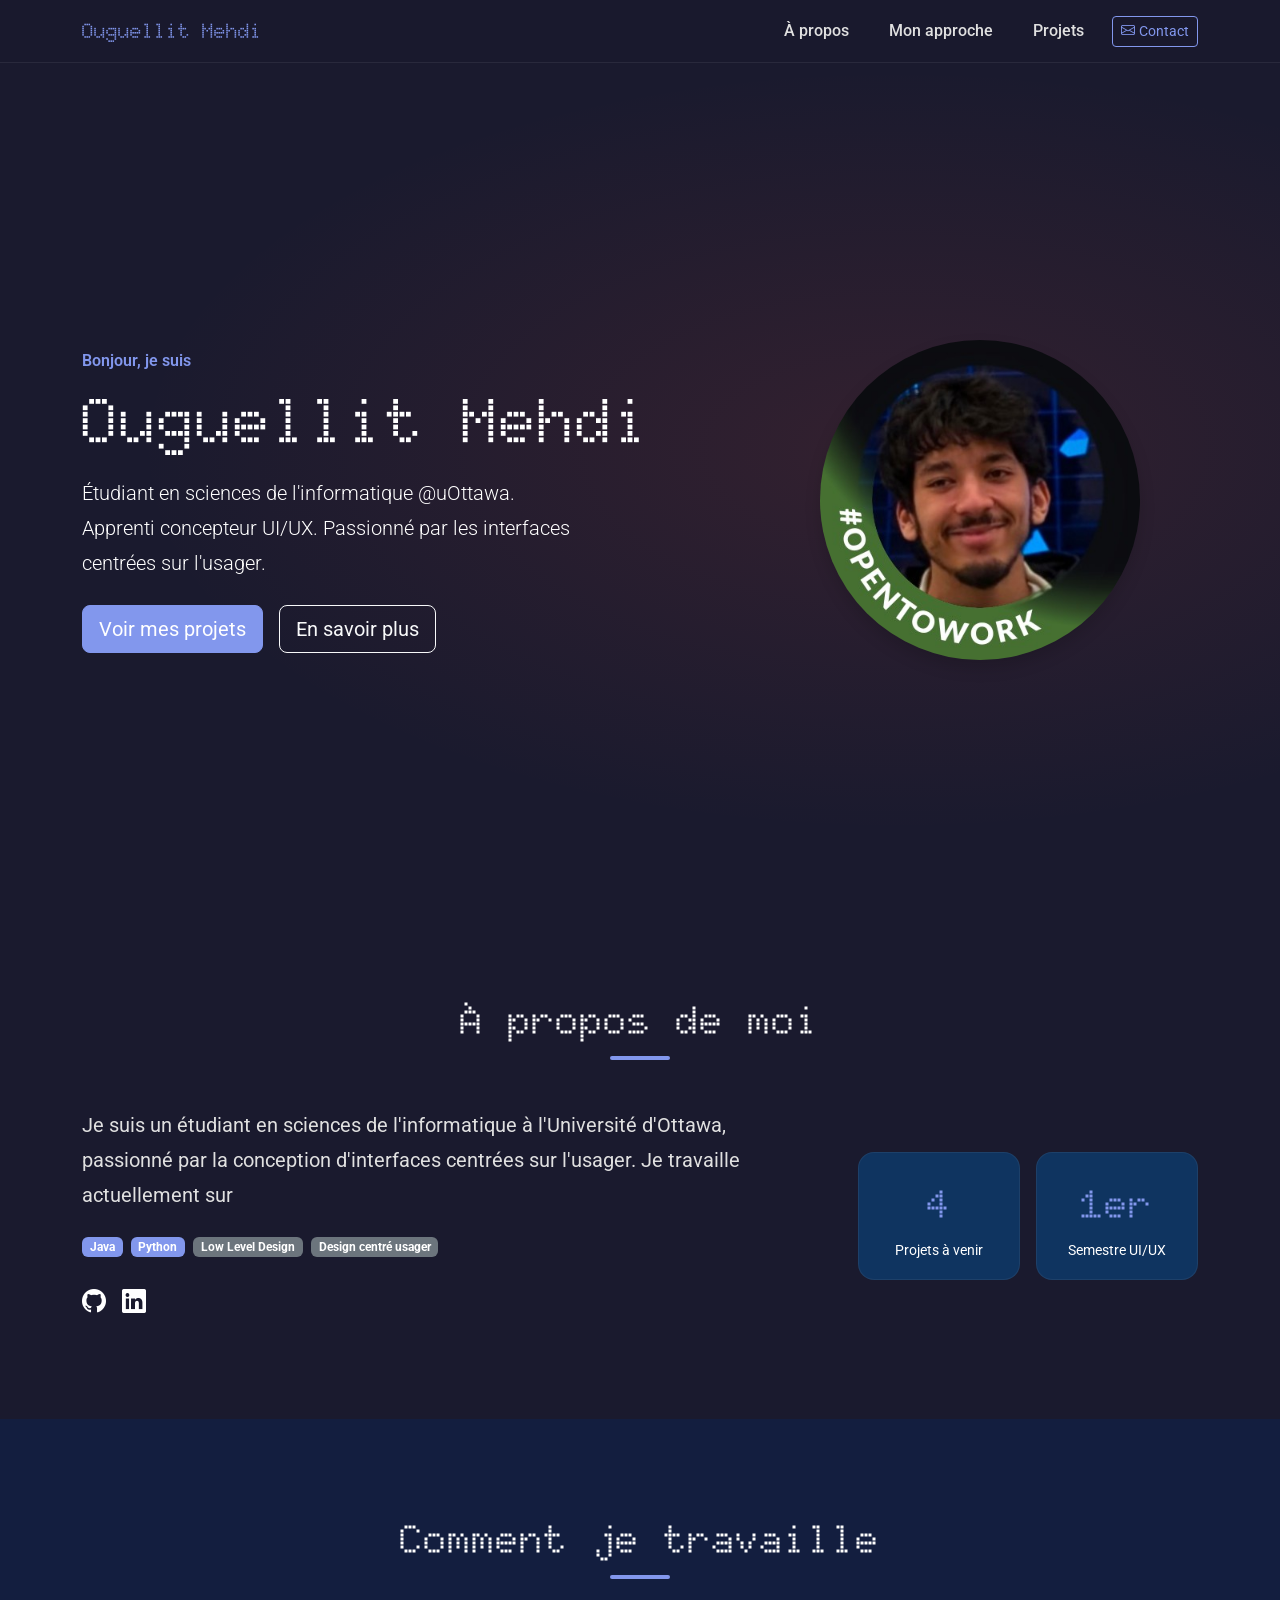
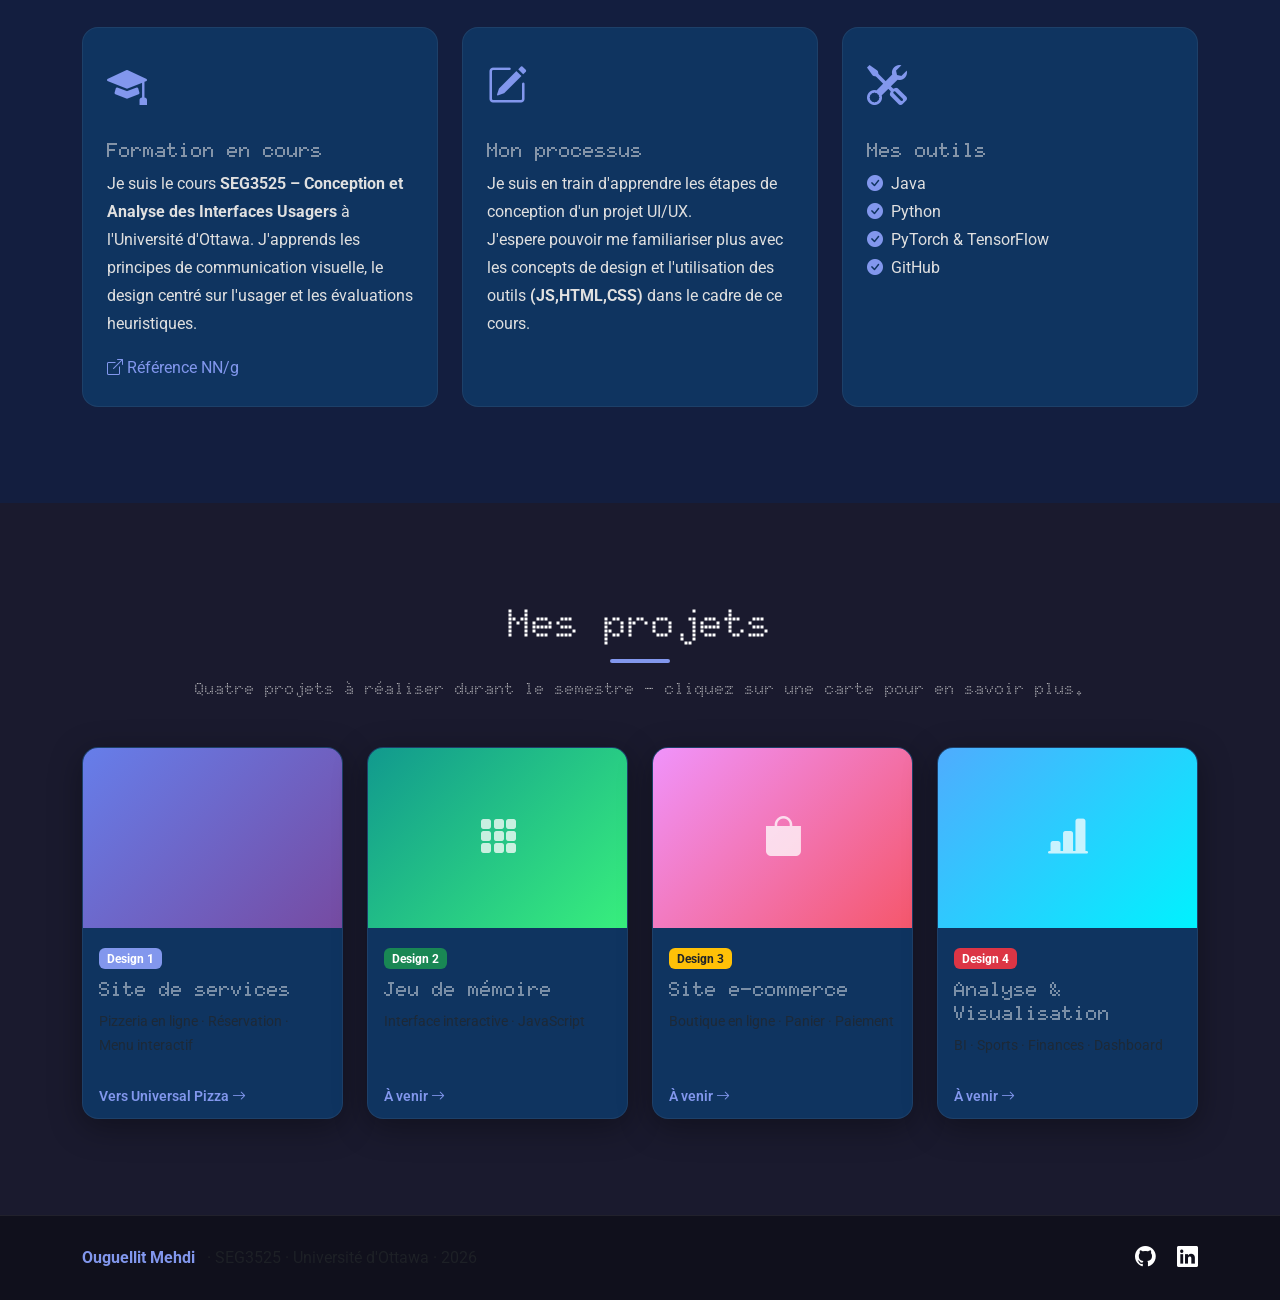
<file: index.html>
<!DOCTYPE html>
<html lang="fr">
<head>
  <meta charset="UTF-8" />
  <meta http-equiv="refresh" content="0; url=01_structure.html" />
  <title>Portfolio SEG3525</title>
  <script>window.location.replace("01_structure.html");</script>
</head>
<body>
  <p>Redirection en cours… <a href="01_structure.html">Cliquez ici si la redirection ne fonctionne pas.</a></p>
</body>
</html>
</file>
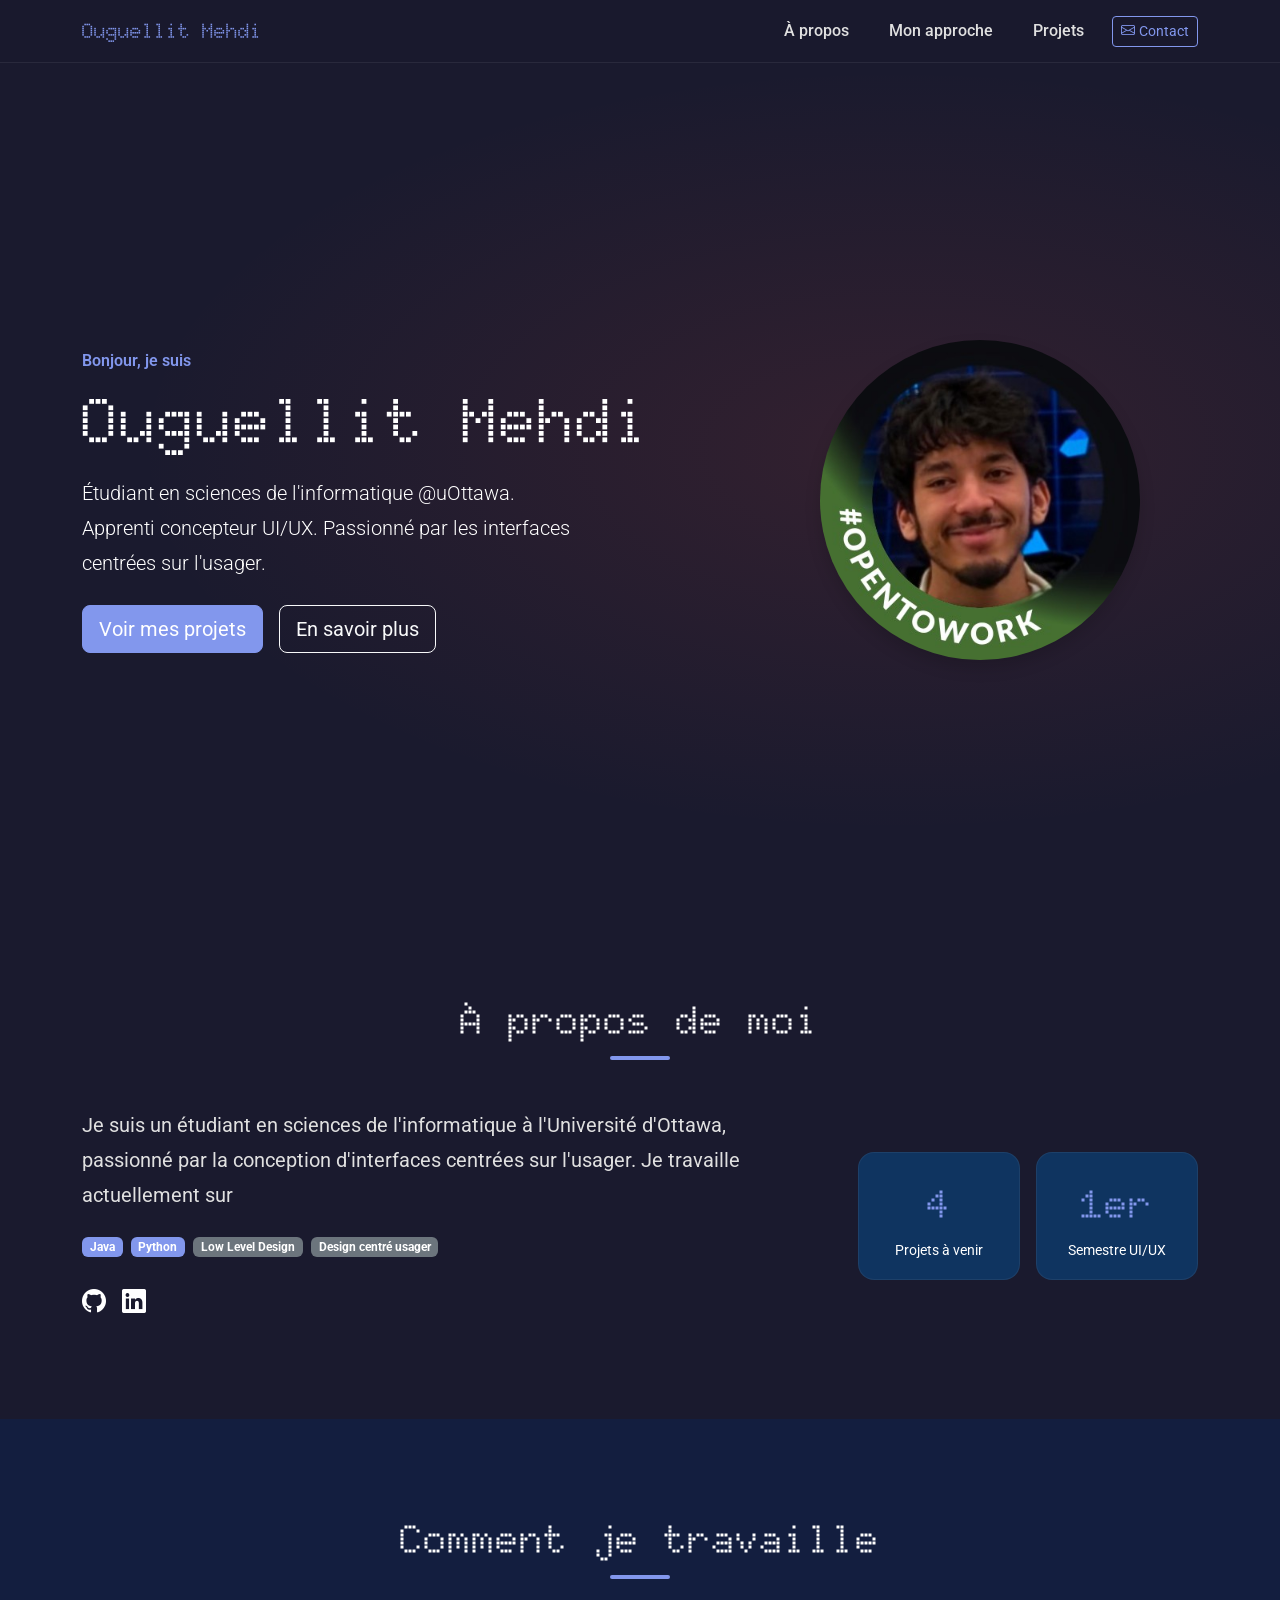
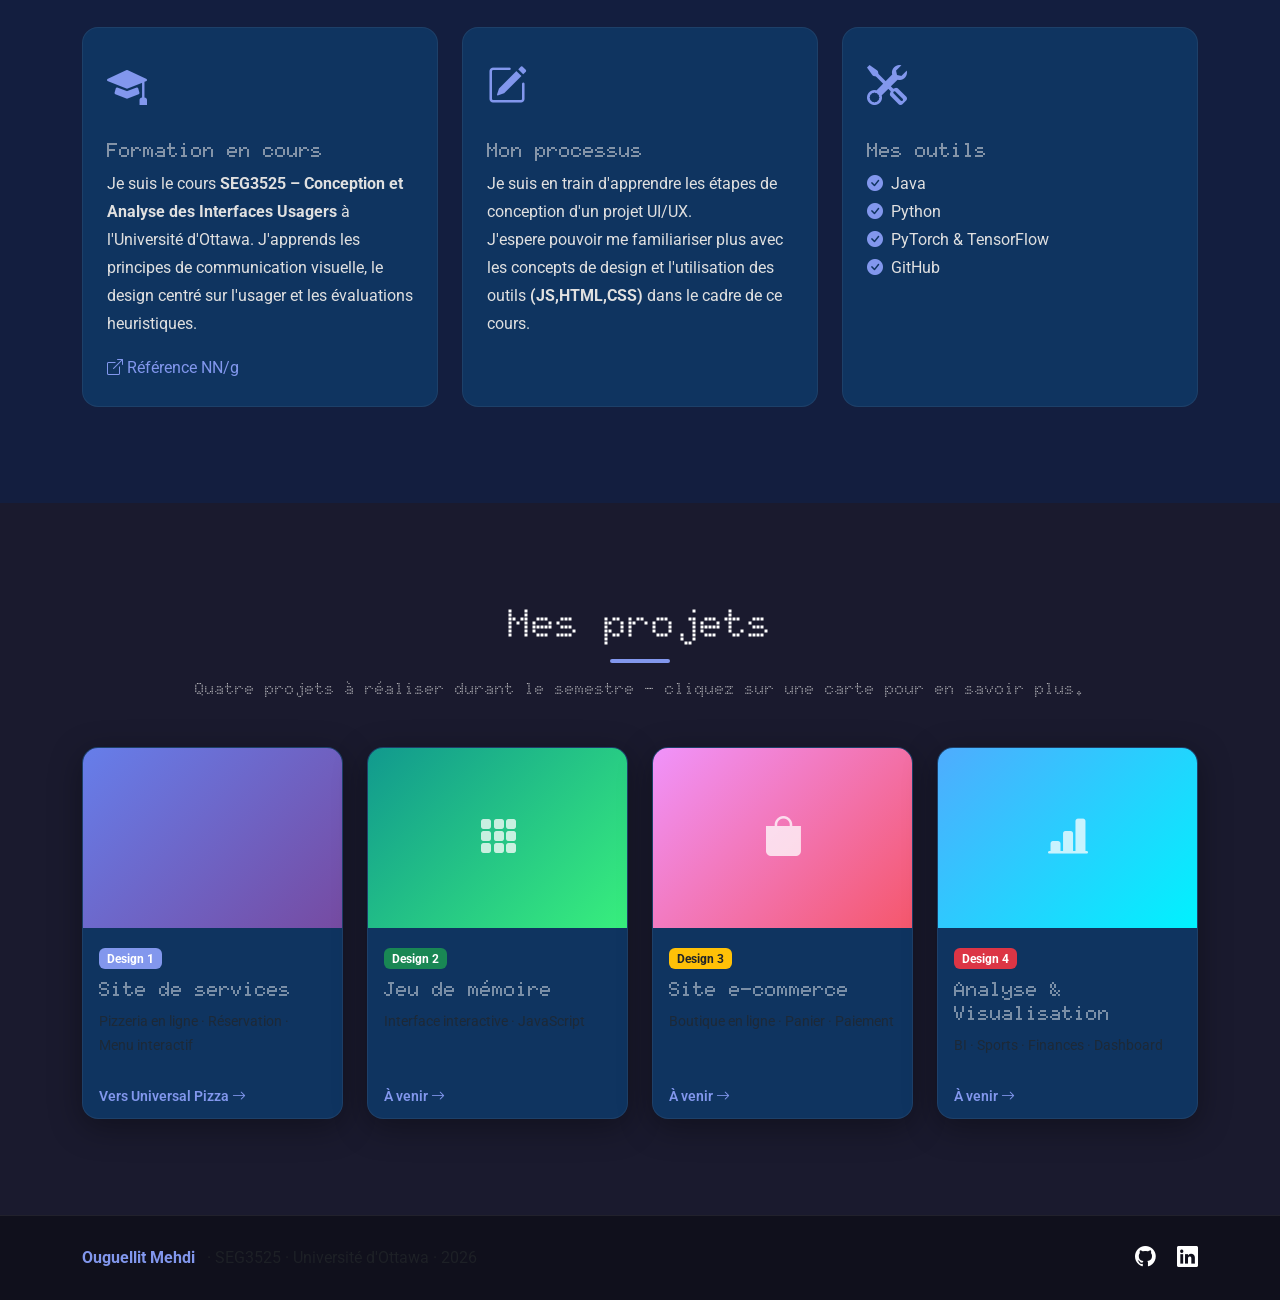
<file: 01_structure.html>
<!DOCTYPE html>
<!--
  SEG3525 – Devoir 1 · Portfolio
-->
<html lang="fr">
<head>
  <meta charset="UTF-8" />
  <meta name="viewport" content="width=device-width, initial-scale=1" />
  <title>Portfolio – Ouguellit Mehdi</title>

  <!-- ── Bootstrap 5.3 CSS ─────────────────────────────────────────── -->
  <link
    href="https://cdn.jsdelivr.net/npm/bootstrap@5.3.3/dist/css/bootstrap.min.css"
    rel="stylesheet"
  />

  <!-- ── Bootstrap Icons ──────────────────────────────────────────── -->
  <link
    rel="stylesheet"
    href="https://cdn.jsdelivr.net/npm/bootstrap-icons@1.11.3/font/bootstrap-icons.min.css"
  />

  <!-- ── Google Fonts ─────────────────────────────────────────────── -->
  <link rel="preconnect" href="https://fonts.googleapis.com" />
  <link rel="preconnect" href="https://fonts.gstatic.com" crossorigin />
  <link
    href="https://fonts.googleapis.com/css2?family=Poppins:wght@400;600;700&family=Inter:wght@300;400;500&display=swap"
    rel="stylesheet"
  />
  <link href="https://fonts.googleapis.com/css2?family=Jersey+10&display=swap" rel="stylesheet">
  <link href='https://fonts.googleapis.com/css?family=Roboto' rel='stylesheet'>
  <link href="https://fonts.googleapis.com/css2?family=Doto:wght@100..900&family=Space+Mono:ital,wght@0,400;0,700;1,400;1,700&display=swap" rel="stylesheet">

  <!-- ── Votre CSS personnalisé ───────────────────────────────────── -->
  <link rel="stylesheet" href="css/02_style.css" />
</head>

<body>

  <!-- ════════════════════════════════════════════════════════════════
       NAVIGATION
       • fixed-top = reste visible en scrollant
       • navbar-expand-lg = menu hamburger sur mobile
       • Les href="#section-id" font défiler la page
  ═══════════════════════════════════════════════════════════════════ -->
  <nav class="navbar navbar-expand-lg fixed-top" id="main-nav">
    <div class="container">
      <!-- Nom / Logo -->
      <a class="navbar-brand fw-bold" href="#hero">Ouguellit Mehdi</a>

      <!-- Bouton hamburger (mobile) -->
      <button
        class="navbar-toggler"
        type="button"
        data-bs-toggle="collapse"
        data-bs-target="#navMenu"
        aria-controls="navMenu"
        aria-expanded="false"
        aria-label="Ouvrir le menu"
      >
        <span class="navbar-toggler-icon"></span>
      </button>

      <!-- Liens de navigation -->
      <div class="collapse navbar-collapse" id="navMenu">
  <ul class="navbar-nav ms-auto align-items-center gap-3"> 
    <li class="nav-item"><a class="nav-link" href="#about">À propos</a></li>
    <li class="nav-item"><a class="nav-link" href="#work">Mon approche</a></li>
    <li class="nav-item"><a class="nav-link" href="#cases">Projets</a></li>

    <li class="nav-item">
      <a class="btn btn-outline-primary btn-sm" href="mailto:mougu007@uottawa.ca">
        <i class="bi bi-envelope me-1"></i>Contact
      </a>
    </li>
  </ul>
</div>

    </div>
  </nav>

  <!-- ════════════════════════════════════════════════════════════════
       SECTION HÉRO  (#hero)
       • min-vh-100 = prend tout l'écran au chargement
       • Remplacez le texte et adaptez la couleur de fond dans style.css
  ═══════════════════════════════════════════════════════════════════ -->
  
  <section id="hero" class="min-vh-100 d-flex align-items-center">
    <div class="container">
      <div class="row align-items-center g-5">

        <!-- Texte de présentation -->
        <div class="col-lg-7">
          <p class="text-primary fw-semibold mb-2">Bonjour, je suis</p>
          <h1 class="display-3 fw-bold mb-3">Ouguellit Mehdi</h1>
          <p class="lead mb-4">
            Étudiant en sciences de l'informatique @uOttawa.<br>
            Apprenti concepteur UI/UX.
            Passionné par les interfaces centrées sur l'usager.
          </p>
          <div class="d-flex flex-wrap gap-3">
            <a href="#cases" class="btn btn-primary btn-lg">Voir mes projets</a>
            <a href="#about" class="btn btn-outline-light btn-lg">En savoir plus</a>
          </div>
        </div>

        <!-- Photo (optionnelle) -->
        <div class="col-lg-5 text-center">
          <!--
            Si vous avez une photo :
              <img src="images/photo.jpg" alt="Photo de [Votre Nom]"
                   class="img-fluid rounded-circle shadow" style="max-width:320px">
            Sinon supprimez ce bloc ou remplacez par une illustration.
          -->
          <img src="images/med.jpeg" alt="Photo de Mehdi"
                   class="img-fluid rounded-circle shadow" style="max-width:320px">

        </div>

      </div>
    </div>
  </section>
  <!-- ════════════════════════════════════════════════════════════════
       SECTION À PROPOS  (#about)
       Exigence du devoir : Qui vous êtes, ce que vous aimez.
  ═══════════════════════════════════════════════════════════════════ -->
  <section id="about" class="py-section">
    <div class="container">

      <!-- En-tête de section -->
      <div class="section-header text-center mb-5">
        <h2 class="section-title">À propos de moi</h2>
        <div class="section-divider mx-auto"></div>
      </div>

      <div class="row align-items-center g-5">

        <!-- Texte -->
        <div class="col-lg-8">
          <p class="fs-5 mb-4">
            Je suis un étudiant en sciences de l'informatique à l'Université d'Ottawa,
            passionné par la conception d'interfaces centrées sur l'usager.
            Je travaille actuellement sur 
          </p>

          <!-- Compétences ou hobbies sous forme de badges -->
          <div class="d-flex flex-wrap gap-2 mb-4">
            <span class="badge bg-primary">Java</span>
            <span class="badge bg-primary">Python</span>
            <span class="badge bg-secondary">Low Level Design</span>
            <span class="badge bg-secondary">Design centré usager</span>
            <!-- Ajoutez vos propres compétences -->
          </div>

          <!-- Liens sociaux (optionnel) -->
          <div class="d-flex gap-3">
            <a href="https://github.com/Lyfrano" class="social-link" target="_blank" rel="noopener">
              <i class="bi bi-github fs-4"></i>
            </a>
            <a href="https://linkedin.com/in/mehdi-ouguellit-a7398035b/" class="social-link" target="_blank" rel="noopener">
              <i class="bi bi-linkedin fs-4"></i>
            </a>
          </div>
        </div>

        <!-- Statistiques rapides -->
        <div class="col-lg-4">
          <div class="row g-3">
            <div class="col-6">
              <div class="stat-card text-center p-3">
                <div class="stat-number">4</div>
                <div class="stat-label">Projets à venir</div>
              </div>
            </div>
            <div class="col-6">
              <div class="stat-card text-center p-3">
                <div class="stat-number">1er</div>
                <div class="stat-label">Semestre UI/UX</div>
              </div>
            </div>
          </div>
        </div>

      </div>
    </div>
  </section>

  <!-- ════════════════════════════════════════════════════════════════
       SECTION COMMENT JE TRAVAILLE  (#work)
       Exigence du devoir : votre façon de travailler / votre formation.
  ═══════════════════════════════════════════════════════════════════ -->
  <section id="work" class="py-section bg-section-alt">
    <div class="container">

      <div class="section-header text-center mb-5">
        <h2 class="section-title">Comment je travaille</h2>
        <div class="section-divider mx-auto"></div>
      </div>

      <div class="row g-4">

        <!-- Carte 1 – Formation actuelle -->
        <div class="col-md-4">
          <div class="feature-card h-100 p-4">
            <div class="feature-icon mb-3">
              <i class="bi bi-mortarboard-fill fs-1 text-primary"></i>
            </div>
            <h3 class="h5 fw-bold">Formation en cours</h3>
            <p>
              Je suis le cours
              <strong>SEG3525 – Conception et Analyse des Interfaces Usagers</strong>
              à l'Université d'Ottawa.
              J'apprends les principes de communication visuelle, le design centré
              sur l'usager et les évaluations heuristiques.
            </p>
            <a href="https://www.nngroup.com" target="_blank" rel="noopener"
               class="text-primary text-decoration-none">
              <i class="bi bi-box-arrow-up-right me-1"></i>Référence NN/g
            </a>
          </div>
        </div>

        <!-- Carte 2 – Processus de conception -->
        <div class="col-md-4">
          <div class="feature-card h-100 p-4">
            <div class="feature-icon mb-3">
              <i class="bi bi-pencil-square fs-1 text-primary"></i>
            </div>
            <h3 class="h5 fw-bold">Mon processus</h3>
            <p>
              Je suis en train d'apprendre les étapes de conception d'un projet UI/UX. <br>
              J'espere pouvoir me familiariser plus avec les concepts de design et l'utilisation des outils 
              <strong>(JS,HTML,CSS)</strong>
              dans le cadre de ce cours.
            </p>
          </div>
        </div>

        <!-- Carte 3 – Outils -->
        <div class="col-md-4">
          <div class="feature-card h-100 p-4">
            <div class="feature-icon mb-3">
              <i class="bi bi-tools fs-1 text-primary"></i>
            </div>
            <h3 class="h5 fw-bold">Mes outils</h3>
            <ul class="list-unstyled">
              <li><i class="bi bi-check-circle-fill text-primary me-2"></i>Java</li>
              <li><i class="bi bi-check-circle-fill text-primary me-2"></i>Python</li>
              <li><i class="bi bi-check-circle-fill text-primary me-2"></i>PyTorch & TensorFlow</li>
              <li><i class="bi bi-check-circle-fill text-primary me-2"></i>GitHub</li>
              <!-- Ajoutez vos propres outils -->
            </ul>
          </div>
        </div>

      </div>
    </div>
  </section>

  <!-- ════════════════════════════════════════════════════════════════
       SECTION 4 ÉTUDES DE CAS  (#cases)
       Exigence du devoir : 4 images cliquables → pages placeholder
  ═══════════════════════════════════════════════════════════════════ -->
  <section id="cases" class="py-section">
    <div class="container">

      <div class="section-header text-center mb-5">
        <h2 class="section-title">Mes projets</h2>
        <div class="section-divider mx-auto"></div>
        <h3 class="h6 mt-3">
          Quatre projets à réaliser durant le semestre —
          cliquez sur une carte pour en savoir plus.
        </h3>
      </div>

      <div class="row g-4">

        <!-- ── Projet 1 : Site de services ── -->
        <div class="col-sm-6 col-xl-3">
          <a href="https://lyfrano.github.io/universal-pizza/" class="text-decoration-none">
            <div class="case-card card h-100">
              <div class="card-img-wrapper">
                <!--
                  Remplacez src par votre vraie image.
                  Pour l'instant : placeholder coloré.
                -->
                <div class="card-placeholder bg-gradient-1 d-flex align-items-center justify-content-center">
                  <i class="bi bi-fork-knife fs-1 text-white opacity-75"></i>
                </div>
              </div>
              <div class="card-body">
                <span class="badge bg-primary mb-2">Design 1</span>
                <h5 class="card-title">Site de services</h5>
                <p class="card-text text-muted small">
                  Pizzeria en ligne · Réservation · Menu interactif
                </p>
              </div>
              <div class="card-footer border-0 bg-transparent">
                <span class="text-primary small fw-semibold">
                  Vers Universal Pizza <i class="bi bi-arrow-right"></i>
                </span>
              </div>
            </div>
          </a>
        </div>

        <!-- ── Projet 2 : Jeu de mémoire ── -->
        <div class="col-sm-6 col-xl-3">
          <a href="pages/projet2.html" class="text-decoration-none">
            <div class="case-card card h-100">
              <div class="card-img-wrapper">
                <div class="card-placeholder bg-gradient-2 d-flex align-items-center justify-content-center">
                  <i class="bi bi-grid-3x3-gap-fill fs-1 text-white opacity-75"></i>
                </div>
              </div>
              <div class="card-body">
                <span class="badge bg-success mb-2">Design 2</span>
                <h5 class="card-title">Jeu de mémoire</h5>
                <p class="card-text text-muted small">
                  Interface interactive · JavaScript
                </p>
              </div>
              <div class="card-footer border-0 bg-transparent">
                <span class="text-primary small fw-semibold">
                  À venir <i class="bi bi-arrow-right"></i>
                </span>
              </div>
            </div>
          </a>
        </div>

        <!-- ── Projet 3 : E-commerce ── -->
        <div class="col-sm-6 col-xl-3">
          <a href="pages/projet3.html" class="text-decoration-none">
            <div class="case-card card h-100">
              <div class="card-img-wrapper">
                <div class="card-placeholder bg-gradient-3 d-flex align-items-center justify-content-center">
                  <i class="bi bi-bag-fill fs-1 text-white opacity-75"></i>
                </div>
              </div>
              <div class="card-body">
                <span class="badge bg-warning text-dark mb-2">Design 3</span>
                <h5 class="card-title">Site e-commerce</h5>
                <p class="card-text text-muted small">
                  Boutique en ligne · Panier · Paiement
                </p>
              </div>
              <div class="card-footer border-0 bg-transparent">
                <span class="text-primary small fw-semibold">
                  À venir <i class="bi bi-arrow-right"></i>
                </span>
              </div>
            </div>
          </a>
        </div>

        <!-- ── Projet 4 : Analyse / BI ── -->
        <div class="col-sm-6 col-xl-3">
          <a href="pages/projet4.html" class="text-decoration-none">
            <div class="case-card card h-100">
              <div class="card-img-wrapper">
                <div class="card-placeholder bg-gradient-4 d-flex align-items-center justify-content-center">
                  <i class="bi bi-bar-chart-line-fill fs-1 text-white opacity-75"></i>
                </div>
              </div>
              <div class="card-body">
                <span class="badge bg-danger mb-2">Design 4</span>
                <h5 class="card-title">Analyse & Visualisation</h5>
                <p class="card-text text-muted small">
                  BI · Sports · Finances · Dashboard
                </p>
              </div>
              <div class="card-footer border-0 bg-transparent">
                <span class="text-primary small fw-semibold">
                  À venir <i class="bi bi-arrow-right"></i>
                </span>
              </div>
            </div>
          </a>
        </div>

      </div>
    </div>
  </section>

  <!-- ════════════════════════════════════════════════════════════════
       FOOTER
  ═══════════════════════════════════════════════════════════════════ -->
  <footer class="py-4">
    <div class="container">
      <div class="row align-items-center">
        <div class="col-md-6 text-center text-md-start mb-3 mb-md-0">
          <span class="fw-bold text-primary">Ouguellit Mehdi</span>
          <span class="text-muted ms-2">· SEG3525 · Université d'Ottawa · 2026</span>
        </div>
        <div class="col-md-6 text-center text-md-end">
          <a href="https://github.com/Lyfrano" class="social-link me-3" target="_blank" rel="noopener">
            <i class="bi bi-github"></i>
          </a>
          <a href="https://linkedin.com/in/mehdi-ouguellit-a7398035b" class="social-link" target="_blank" rel="noopener">
            <i class="bi bi-linkedin"></i>
          </a>
        </div>
      </div>
    </div>
  </footer>

  <!-- ── Bootstrap JS (nécessaire pour la navbar mobile) ─────────── -->
  <script
    src="https://cdn.jsdelivr.net/npm/bootstrap@5.3.3/dist/js/bootstrap.bundle.min.js"
  ></script>

  <!-- ── Votre JS personnalisé ─────────────────────────────────────── -->
  <script src="js/07_main.js"></script>
</file>
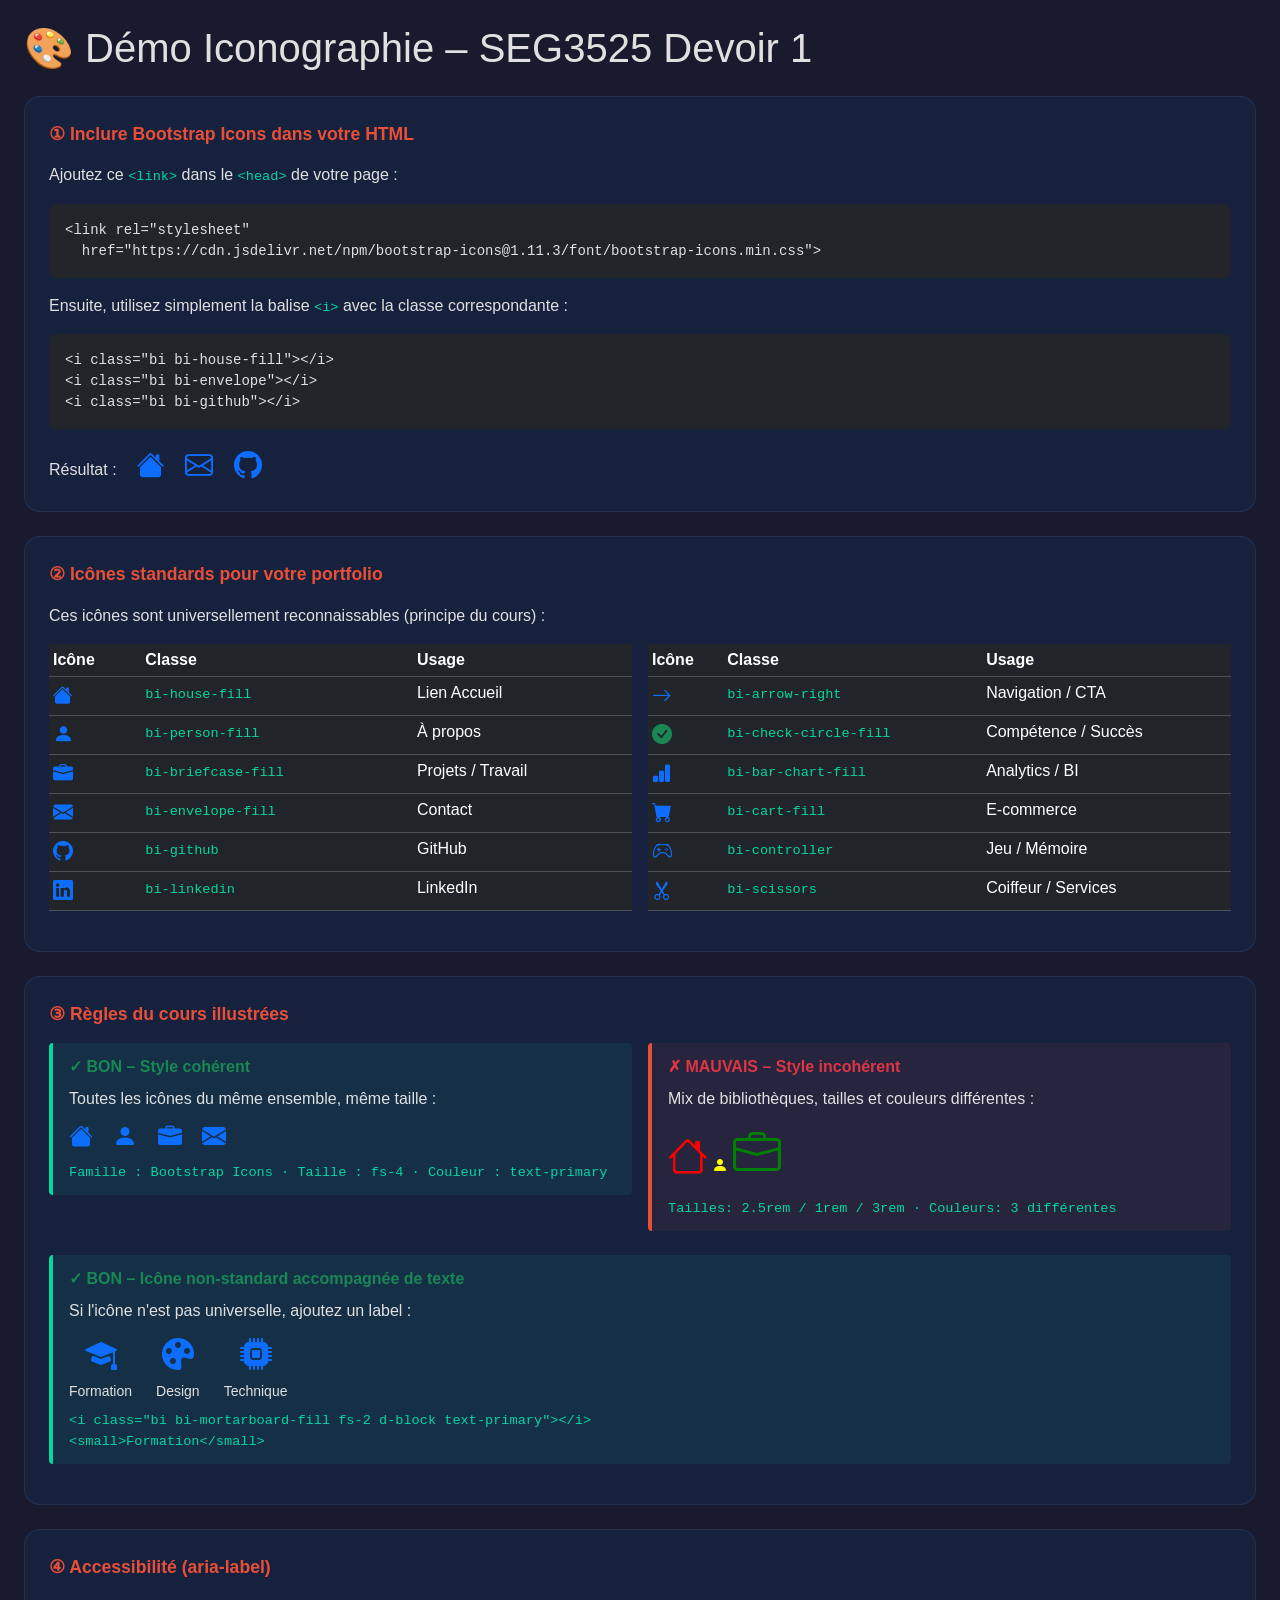
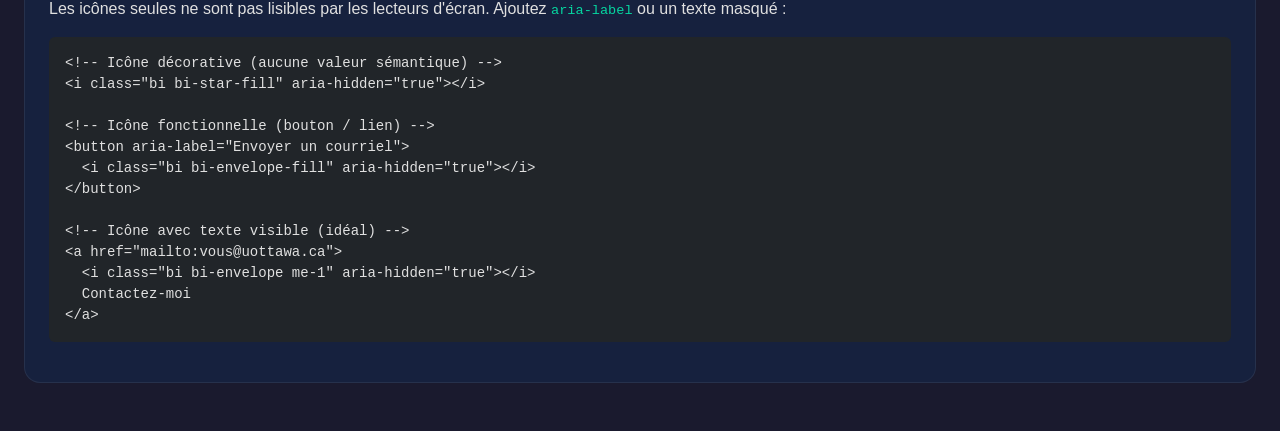
<file: 05_demo_icones.html>
<!--
  SEG3525 – Devoir 1 · Portfolio
  FICHIER 05 : Démo des Icônes (Bootstrap Icons)
  ──────────────────────────────────────────────────────────────────
  Ouvrez ce fichier dans votre navigateur pour voir les exemples.
  Aucune installation requise — tout est en CDN.
-->
<!DOCTYPE html>
<html lang="fr">
<head>
  <meta charset="UTF-8">
  <meta name="viewport" content="width=device-width, initial-scale=1">
  <title>Démo Icônes – SEG3525</title>
  <link href="https://cdn.jsdelivr.net/npm/bootstrap@5.3.3/dist/css/bootstrap.min.css" rel="stylesheet">
  <link rel="stylesheet" href="https://cdn.jsdelivr.net/npm/bootstrap-icons@1.11.3/font/bootstrap-icons.min.css">
  <style>
    body { background: #1A1A2E; color: #E0E0E0; font-family: 'Inter', sans-serif; }
    .demo-card { background: #16213E; border: 1px solid rgba(255,255,255,.07);
                 border-radius: 1rem; padding: 1.5rem; }
    .section-title { color: #E94F37; font-size: 1.1rem; font-weight: 700; margin-bottom: 1rem; }
    code { color: #06D6A0; font-size: .85rem; }
    .icon-grid i { font-size: 2rem; color: #E94F37; margin: .5rem; cursor: pointer;
                   transition: transform .2s; }
    .icon-grid i:hover { transform: scale(1.3); }
    .good { border-left: 4px solid #06D6A0; background: rgba(6,214,160,.08);
            padding: .75rem 1rem; border-radius: .25rem; }
    .bad  { border-left: 4px solid #E94F37; background: rgba(233,79,55,.08);
            padding: .75rem 1rem; border-radius: .25rem; }
  </style>
</head>
<body class="p-4">

  <h1 class="mb-4">🎨 Démo Iconographie – SEG3525 Devoir 1</h1>

  <!-- ═══════════════════════════════════════════════════════════
       SECTION 1 : Comment inclure Bootstrap Icons
  ═══════════════════════════════════════════════════════════════ -->
  <div class="demo-card mb-4">
    <div class="section-title">① Inclure Bootstrap Icons dans votre HTML</div>
    <p class="mb-3">Ajoutez ce <code>&lt;link&gt;</code> dans le <code>&lt;head&gt;</code> de votre page :</p>
    <pre class="bg-dark p-3 rounded"><code>&lt;link rel="stylesheet"
  href="https://cdn.jsdelivr.net/npm/bootstrap-icons@1.11.3/font/bootstrap-icons.min.css"&gt;</code></pre>
    <p class="mt-3">Ensuite, utilisez simplement la balise <code>&lt;i&gt;</code> avec la classe correspondante :</p>
    <pre class="bg-dark p-3 rounded"><code>&lt;i class="bi bi-house-fill"&gt;&lt;/i&gt;
&lt;i class="bi bi-envelope"&gt;&lt;/i&gt;
&lt;i class="bi bi-github"&gt;&lt;/i&gt;</code></pre>
    <div class="mt-3">
      Résultat :
      <i class="bi bi-house-fill fs-3 text-primary ms-3"></i>
      <i class="bi bi-envelope fs-3 text-primary ms-3"></i>
      <i class="bi bi-github fs-3 text-primary ms-3"></i>
    </div>
  </div>

  <!-- ═══════════════════════════════════════════════════════════
       SECTION 2 : Icônes standards recommandées pour un portfolio
  ═══════════════════════════════════════════════════════════════ -->
  <div class="demo-card mb-4">
    <div class="section-title">② Icônes standards pour votre portfolio</div>
    <p class="mb-3">Ces icônes sont universellement reconnaissables (principe du cours) :</p>

    <div class="row g-3">
      <div class="col-md-6">
        <table class="table table-dark table-sm">
          <thead><tr><th>Icône</th><th>Classe</th><th>Usage</th></tr></thead>
          <tbody>
            <tr>
              <td><i class="bi bi-house-fill text-primary fs-5"></i></td>
              <td><code>bi-house-fill</code></td>
              <td>Lien Accueil</td>
            </tr>
            <tr>
              <td><i class="bi bi-person-fill text-primary fs-5"></i></td>
              <td><code>bi-person-fill</code></td>
              <td>À propos</td>
            </tr>
            <tr>
              <td><i class="bi bi-briefcase-fill text-primary fs-5"></i></td>
              <td><code>bi-briefcase-fill</code></td>
              <td>Projets / Travail</td>
            </tr>
            <tr>
              <td><i class="bi bi-envelope-fill text-primary fs-5"></i></td>
              <td><code>bi-envelope-fill</code></td>
              <td>Contact</td>
            </tr>
            <tr>
              <td><i class="bi bi-github text-primary fs-5"></i></td>
              <td><code>bi-github</code></td>
              <td>GitHub</td>
            </tr>
            <tr>
              <td><i class="bi bi-linkedin text-primary fs-5"></i></td>
              <td><code>bi-linkedin</code></td>
              <td>LinkedIn</td>
            </tr>
          </tbody>
        </table>
      </div>
      <div class="col-md-6">
        <table class="table table-dark table-sm">
          <thead><tr><th>Icône</th><th>Classe</th><th>Usage</th></tr></thead>
          <tbody>
            <tr>
              <td><i class="bi bi-arrow-right text-primary fs-5"></i></td>
              <td><code>bi-arrow-right</code></td>
              <td>Navigation / CTA</td>
            </tr>
            <tr>
              <td><i class="bi bi-check-circle-fill text-success fs-5"></i></td>
              <td><code>bi-check-circle-fill</code></td>
              <td>Compétence / Succès</td>
            </tr>
            <tr>
              <td><i class="bi bi-bar-chart-fill text-primary fs-5"></i></td>
              <td><code>bi-bar-chart-fill</code></td>
              <td>Analytics / BI</td>
            </tr>
            <tr>
              <td><i class="bi bi-cart-fill text-primary fs-5"></i></td>
              <td><code>bi-cart-fill</code></td>
              <td>E-commerce</td>
            </tr>
            <tr>
              <td><i class="bi bi-controller text-primary fs-5"></i></td>
              <td><code>bi-controller</code></td>
              <td>Jeu / Mémoire</td>
            </tr>
            <tr>
              <td><i class="bi bi-scissors text-primary fs-5"></i></td>
              <td><code>bi-scissors</code></td>
              <td>Coiffeur / Services</td>
            </tr>
          </tbody>
        </table>
      </div>
    </div>
  </div>

  <!-- ═══════════════════════════════════════════════════════════
       SECTION 3 : Règles du cours illustrées
  ═══════════════════════════════════════════════════════════════ -->
  <div class="demo-card mb-4">
    <div class="section-title">③ Règles du cours illustrées</div>

    <div class="row g-3 mb-4">
      <!-- BON EXEMPLE -->
      <div class="col-md-6">
        <div class="good">
          <strong class="text-success">✓ BON – Style cohérent</strong>
          <p class="mb-2 mt-2">Toutes les icônes du même ensemble, même taille :</p>
          <div>
            <i class="bi bi-house-fill fs-4 text-primary me-3"></i>
            <i class="bi bi-person-fill fs-4 text-primary me-3"></i>
            <i class="bi bi-briefcase-fill fs-4 text-primary me-3"></i>
            <i class="bi bi-envelope-fill fs-4 text-primary"></i>
          </div>
          <code class="d-block mt-2">Famille : Bootstrap Icons · Taille : fs-4 · Couleur : text-primary</code>
        </div>
      </div>
      <!-- MAUVAIS EXEMPLE -->
      <div class="col-md-6">
        <div class="bad">
          <strong class="text-danger">✗ MAUVAIS – Style incohérent</strong>
          <p class="mb-2 mt-2">Mix de bibliothèques, tailles et couleurs différentes :</p>
          <div>
            <i class="bi bi-house" style="font-size:2.5rem; color:red;"></i>
            <i class="bi bi-person-fill" style="font-size:1rem; color:yellow;"></i>
            <i class="bi bi-briefcase" style="font-size:3rem; color:green;"></i>
          </div>
          <code class="d-block mt-2">Tailles: 2.5rem / 1rem / 3rem · Couleurs: 3 différentes</code>
        </div>
      </div>
    </div>

    <!-- ICÔNE + TEXTE pour icônes non-standards -->
    <div class="good mb-3">
      <strong class="text-success">✓ BON – Icône non-standard accompagnée de texte</strong>
      <p class="mb-2 mt-2">
        Si l'icône n'est pas universelle, ajoutez un label :
      </p>
      <div class="d-flex gap-4 flex-wrap">
        <div class="text-center">
          <i class="bi bi-mortarboard-fill fs-2 d-block text-primary"></i>
          <small>Formation</small>
        </div>
        <div class="text-center">
          <i class="bi bi-palette-fill fs-2 d-block text-primary"></i>
          <small>Design</small>
        </div>
        <div class="text-center">
          <i class="bi bi-cpu-fill fs-2 d-block text-primary"></i>
          <small>Technique</small>
        </div>
      </div>
      <code class="d-block mt-2">
        &lt;i class="bi bi-mortarboard-fill fs-2 d-block text-primary"&gt;&lt;/i&gt;<br>
        &lt;small&gt;Formation&lt;/small&gt;
      </code>
    </div>
  </div>

  <!-- ═══════════════════════════════════════════════════════════
       SECTION 4 : Accessibilité des icônes
  ═══════════════════════════════════════════════════════════════ -->
  <div class="demo-card mb-4">
    <div class="section-title">④ Accessibilité (aria-label)</div>
    <p>Les icônes seules ne sont pas lisibles par les lecteurs d'écran.
       Ajoutez <code>aria-label</code> ou un texte masqué :</p>
    <pre class="bg-dark p-3 rounded"><code>&lt;!-- Icône décorative (aucune valeur sémantique) --&gt;
&lt;i class="bi bi-star-fill" aria-hidden="true"&gt;&lt;/i&gt;

&lt;!-- Icône fonctionnelle (bouton / lien) --&gt;
&lt;button aria-label="Envoyer un courriel"&gt;
  &lt;i class="bi bi-envelope-fill" aria-hidden="true"&gt;&lt;/i&gt;
&lt;/button&gt;

&lt;!-- Icône avec texte visible (idéal) --&gt;
&lt;a href="mailto:vous@uottawa.ca"&gt;
  &lt;i class="bi bi-envelope me-1" aria-hidden="true"&gt;&lt;/i&gt;
  Contactez-moi
&lt;/a&gt;</code></pre>
  </div>

  <script src="https://cdn.jsdelivr.net/npm/bootstrap@5.3.3/dist/js/bootstrap.bundle.min.js"></script>
</body>
</html>
</file>
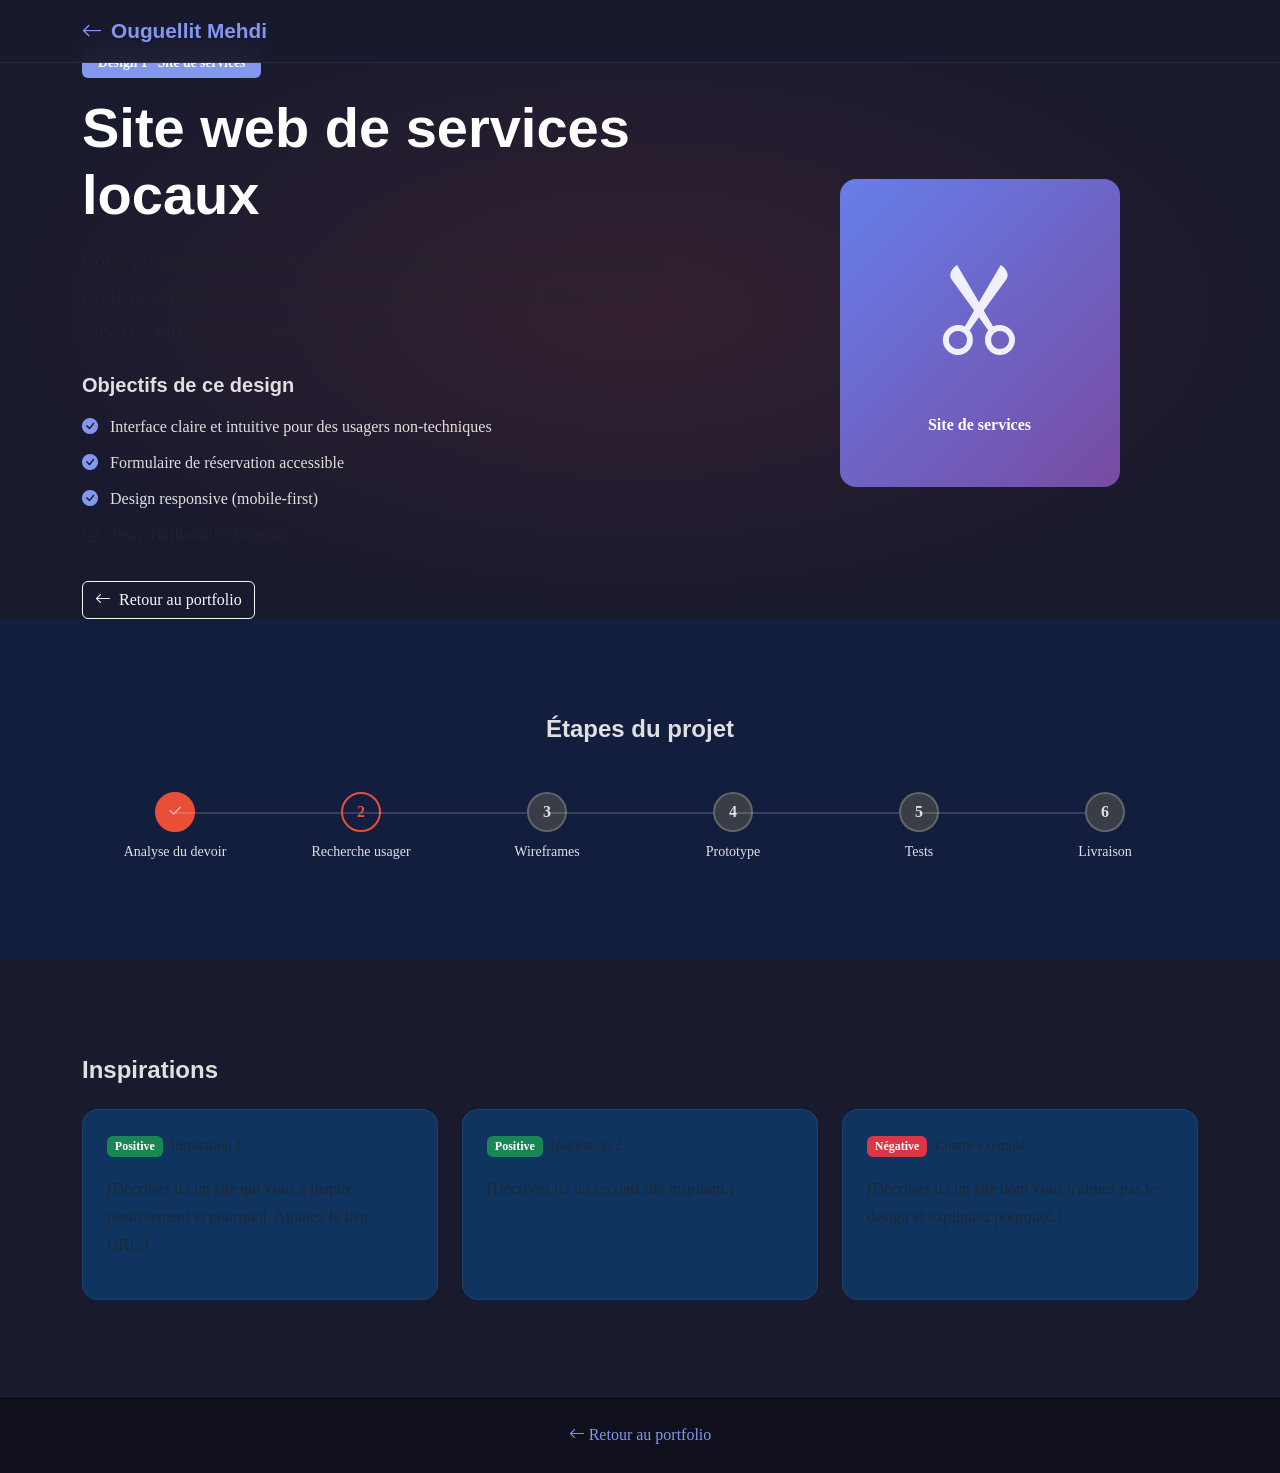
<file: pages/projet1.html>
<!--
  SEG3525 – Devoir 1 · Portfolio
-->
<!DOCTYPE html>
<html lang="fr">
<head>
  <meta charset="UTF-8">
  <meta name="viewport" content="width=device-width, initial-scale=1">
  <!-- Adaptez le titre -->
  <title>Design 1 – Site de services | Portfolio Ouguellit Mehdi</title>
  <link href="https://cdn.jsdelivr.net/npm/bootstrap@5.3.3/dist/css/bootstrap.min.css" rel="stylesheet">
  <link rel="stylesheet" href="https://cdn.jsdelivr.net/npm/bootstrap-icons@1.11.3/font/bootstrap-icons.min.css">
  <!-- Chemin relatif vers votre CSS depuis le sous-dossier pages/ -->
  <link rel="stylesheet" href="../css/02_style.css">
  <style>
    .coming-soon-hero {
      min-height: 60vh;
      display: flex;
      align-items: center;
      background: radial-gradient(ellipse at center, rgba(233,79,55,.12) 0%, transparent 70%);
    }
    .progress-timeline .step { flex: 1; text-align: center; position: relative; }
    .progress-timeline .step::before {
      content: '';
      position: absolute;
      top: 20px; left: 50%;
      width: 100%; height: 2px;
      background: rgba(255,255,255,.15);
    }
    .progress-timeline .step:last-child::before { display: none; }
    .step-dot {
      width: 40px; height: 40px;
      border-radius: 50%;
      background: #393E46;
      border: 2px solid rgba(255,255,255,.2);
      display: flex; align-items: center; justify-content: center;
      margin: 0 auto 0.5rem;
      font-weight: 700;
      transition: all .3s;
    }
    .step-dot.done    { background: #E94F37; border-color: #E94F37; }
    .step-dot.current { background: transparent; border-color: #E94F37; color: #E94F37; }
  </style>
</head>
<body>

  <!-- Navigation -->
  <nav class="navbar navbar-expand-lg fixed-top" id="main-nav">
    <div class="container">
      <a class="navbar-brand fw-bold" href="../index.html">
        <i class="bi bi-arrow-left me-2"></i>Ouguellit Mehdi
      </a>
    </div>
  </nav>

  <!-- ═══════════════════════════════════════════════════════════
       SECTION HÉRO – "À venir"
  ═══════════════════════════════════════════════════════════════ -->
  <section class="coming-soon-hero pt-5">
    <div class="container">
      <div class="row align-items-center g-5">

        <!-- Texte -->
        <div class="col-lg-7">
          <!-- ADAPTEZ : numéro et couleur du badge -->
          <span class="badge bg-primary mb-3 px-3 py-2" style="font-size:.85rem;">
            Design 1 · Site de services
          </span>

          <h1 class="display-4 fw-bold mb-3">
            <!-- ADAPTEZ : titre du projet -->
            Site web de services locaux
          </h1>

          <p class="lead text-muted mb-4">
            <!-- ADAPTEZ : description (1–3 phrases) -->
            Conception d'une interface pour un prestataire de services local
            (coiffeur, dentiste, réparateur de vélos…) permettant aux clients
            de consulter les services, tarifs, et de réserver en ligne.
          </p>

          <!-- Objectifs du projet (à adapter) -->
          <h2 class="h5 fw-semibold mb-3">Objectifs de ce design</h2>
          <ul class="list-unstyled">
            <li class="mb-2">
              <i class="bi bi-check-circle-fill text-primary me-2"></i>
              Interface claire et intuitive pour des usagers non-techniques
            </li>
            <li class="mb-2">
              <i class="bi bi-check-circle-fill text-primary me-2"></i>
              Formulaire de réservation accessible
            </li>
            <li class="mb-2">
              <i class="bi bi-check-circle-fill text-primary me-2"></i>
              Design responsive (mobile-first)
            </li>
            <li class="mb-2">
              <i class="bi bi-clock text-muted me-2"></i>
              <span class="text-muted">Tests d'utilisabilité (à venir)</span>
            </li>
          </ul>

          <a href="../index.html#cases" class="btn btn-outline-light mt-3">
            <i class="bi bi-arrow-left me-2"></i>Retour au portfolio
          </a>
        </div>

        <!-- Illustration placeholder -->
        <div class="col-lg-5 text-center">
          <div class="d-inline-flex align-items-center justify-content-center rounded-4 p-5"
               style="background: linear-gradient(135deg,#667eea,#764ba2); min-width:280px; min-height:280px;">
            <div>
              <!-- ADAPTEZ : choisir l'icône qui représente votre projet -->
              <i class="bi bi-scissors" style="font-size:6rem; color:rgba(255,255,255,.9);"></i>
              <div class="mt-3 text-white fw-semibold">Site de services</div>
            </div>
          </div>
        </div>

      </div>
    </div>
  </section>

  <!-- ═══════════════════════════════════════════════════════════
       TIMELINE DE PROGRESSION
  ═══════════════════════════════════════════════════════════════ -->
  <section class="py-section bg-section-alt">
    <div class="container">
      <h2 class="h4 fw-bold text-center mb-5">Étapes du projet</h2>
      <div class="progress-timeline d-flex">
        <div class="step">
          <div class="step-dot done"><i class="bi bi-check2"></i></div>
          <div class="small">Analyse du devoir</div>
        </div>
        <div class="step">
          <div class="step-dot current">2</div>
          <div class="small">Recherche usager</div>
        </div>
        <div class="step">
          <div class="step-dot">3</div>
          <div class="small">Wireframes</div>
        </div>
        <div class="step">
          <div class="step-dot">4</div>
          <div class="small">Prototype</div>
        </div>
        <div class="step">
          <div class="step-dot">5</div>
          <div class="small">Tests</div>
        </div>
        <div class="step">
          <div class="step-dot">6</div>
          <div class="small">Livraison</div>
        </div>
      </div>
    </div>
  </section>

  <!-- ═══════════════════════════════════════════════════════════
       INSPIRATIONS (à remplir quand vous avez fait vos recherches)
  ═══════════════════════════════════════════════════════════════ -->
  <section class="py-section">
    <div class="container">
      <h2 class="h4 fw-bold mb-4">Inspirations</h2>
      <div class="row g-4">
        <div class="col-md-4">
          <div class="feature-card p-4 h-100">
            <div class="d-flex align-items-center mb-3">
              <span class="badge bg-success me-2">Positive</span>
              <span class="text-muted small">Inspiration 1</span>
            </div>
            <p class="text-muted">
              [Décrivez ici un site qui vous a inspiré positivement et pourquoi.
               Ajoutez le lien URL.]
            </p>
          </div>
        </div>
        <div class="col-md-4">
          <div class="feature-card p-4 h-100">
            <div class="d-flex align-items-center mb-3">
              <span class="badge bg-success me-2">Positive</span>
              <span class="text-muted small">Inspiration 2</span>
            </div>
            <p class="text-muted">
              [Décrivez ici un second site inspirant.]
            </p>
          </div>
        </div>
        <div class="col-md-4">
          <div class="feature-card p-4 h-100">
            <div class="d-flex align-items-center mb-3">
              <span class="badge bg-danger me-2">Négative</span>
              <span class="text-muted small">Contre-exemple</span>
            </div>
            <p class="text-muted">
              [Décrivez ici un site dont vous n'aimez pas le design et expliquez pourquoi.]
            </p>
          </div>
        </div>
      </div>
    </div>
  </section>

  <footer class="py-4">
    <div class="container text-center">
      <a href="../index.html" class="text-primary">
        <i class="bi bi-arrow-left me-1"></i>Retour au portfolio
      </a>
    </div>
  </footer>

  <script src="https://cdn.jsdelivr.net/npm/bootstrap@5.3.3/dist/js/bootstrap.bundle.min.js"></script>
</body>
</html>
</file>
<file: css/02_style.css>
/*
  SEG3525 – Devoir 1 · Portfolio
  FICHIER 02 : CSS personnalisé
  ──────────────────────────────────────────────────────────────────
  Ce fichier complète Bootstrap.  Il utilise des variables CSS
  (custom properties) pour faciliter la personnalisation du thème.

  COMMENT PERSONNALISER :
  1. Changez les valeurs dans :root (couleurs, polices, espacements).
  2. Ne modifiez pas les commentaires de section — ils vous guident.
  3. Regardez le résultat dans le navigateur (F5 pour rafraîchir).
*/

/* ══════════════════════════════════════════════════════════════════
   1. VARIABLES DE THÈME  (modifiez ici pour changer tout le site)
══════════════════════════════════════════════════════════════════ */
:root {
  /* ── Couleurs principales ── */
  --color-primary:      #8297ed;   /* Accent / CTA – rouge-orange vif     */
  --color-primary-dark: #ec7883;   /* Survol des boutons primaires          */
  --color-dark:         #1A1A2E;   /* Fond général – navy profond           */
  --color-dark-alt:     #00276a49;   /* Fond sections alternées               */
  --color-card:         #0F3460;   /* Fond des cartes                       */

  /* ── Couleurs de texte ── */
  --color-text:         #E0E0E0;   /* Corps de texte principal              */
  --color-text-muted:   #ffffff;   /* Texte secondaire / légendes           */
  --color-heading:      #FFFFFF;   /* Titres h1–h4                          */

  /* ── Typographie ── */
  --font-heading: "Doto", sans-serif;  /* Titres et sous-titres          */
  --font-body:    "Roboto";  /* Corps de texte                  */
  --font-size-base: 1rem;                 /* 16px par défaut                 */
  --line-height:    1.75;                 /* Hauteur de ligne lisible        */

  /* ── Espacements des sections ── */
  --section-padding: 6rem 0;

  /* ── Bords arrondis ── */
  --border-radius-card: 1rem;
  --border-radius-btn:  0.5rem;

  /* ── Ombres ── */
  --shadow-card: 0 8px 32px rgba(0, 0, 0, 0.35);
  --shadow-hover: 0 16px 48px rgba(233, 79, 55, 0.25);

  /* ── Transitions ── */
  --transition: all 0.3s ease;
}


/* ══════════════════════════════════════════════════════════════════
   2. RESET & BASE
══════════════════════════════════════════════════════════════════ */
*, *::before, *::after {
  box-sizing: border-box;
  margin: 0;
  padding: 0;
}

html {
  scroll-behavior: smooth;          /* Défilement doux pour les ancres     */
  font-size: var(--font-size-base);
}

body {
  font-family: var(--font-body);
  background-color: var(--color-dark);
  color: var(--color-text);
  line-height: var(--line-height);
  overflow-x: hidden;               /* Évite le défilement horizontal      */
}

/* Surcharge de la couleur primaire Bootstrap */
.text-primary   { color: var(--color-primary) !important; }
.bg-primary     { background-color: var(--color-primary) !important; }
.btn-primary    { background-color: var(--color-primary);
                  border-color: var(--color-primary); }
.btn-primary:hover { background-color: var(--color-primary-dark);
                     border-color: var(--color-primary-dark); }
.btn-outline-primary { color: var(--color-primary);
                       border-color: var(--color-primary); }
.btn-outline-primary:hover { background-color: var(--color-primary);
                              color: #fff; }


/* ══════════════════════════════════════════════════════════════════
   3. TYPOGRAPHIE
══════════════════════════════════════════════════════════════════ */
h1, h2, h3, h4, h5, h6 {
  font-family: var(--font-heading);
  color: var(--color-heading);
  line-height: 1.2;
}

/*
  Hiérarchie visuelle des tailles (principe du cours) :
  h1 → 3.5rem  ·  h2 → 2.5rem  ·  h3 → 1.75rem  ·  h4 → 1.25rem
*/
h1 { font-size: clamp(2rem, 5vw, 3.5rem); }
h2 { font-size: clamp(1.75rem, 3.5vw, 2.5rem); }
h3 { font-size: 1.5rem; }

p { color: var(--color-text); }

a {
  color: var(--color-primary);
  text-decoration: none;
  transition: var(--transition);
}
a:hover { color: var(--color-primary-dark); }


/* ══════════════════════════════════════════════════════════════════
   4. NAVIGATION
══════════════════════════════════════════════════════════════════ */
#main-nav {
  background: rgba(26, 26, 46, 0.95);
  backdrop-filter: blur(12px);
  -webkit-backdrop-filter: blur(12px);
  border-bottom: 1px solid rgba(255, 255, 255, 0.07);
  transition: var(--transition);
}

/* Navbar transparente sur la section héro, opaque au défilement */
#main-nav.scrolled {
  background: rgba(26, 26, 46, 1);
  box-shadow: 0 4px 20px rgba(0, 0, 0, 0.4);
}

.navbar-brand {
  color: var(--color-primary) !important;
  font-family: var(--font-heading);
  font-weight: 700;
  font-size: 1.3rem;
}

.nav-link {
  color: var(--color-text) !important;
  font-weight: 500;
  padding: 0.5rem 0.75rem !important;
  transition: var(--transition);
}
.nav-link:hover,
.nav-link.active {
  color: var(--color-primary) !important;
}

.navbar-toggler { border-color: rgba(255,255,255,0.2); }
.navbar-toggler-icon {
  filter: invert(1) brightness(0.8);
}


/* ══════════════════════════════════════════════════════════════════
   5. HÉROS
══════════════════════════════════════════════════════════════════ */
#hero {
  padding-top: 100px;  /* Espace pour la navbar fixed */
  min-height: 100vh;
  background: radial-gradient(ellipse at 70% 50%, rgba(233,79,55,0.12) 0%, transparent 60%),
              var(--color-dark);
}

#hero h1 { font-size: clamp(2.5rem, 6vw, 4rem); }

#hero .lead {
  font-size: clamp(1rem, 2vw, 1.25rem);
  color: var(--color-text-muted);
  max-width: 560px;
}

/* Avatar placeholder (si pas de photo) */
.hero-avatar {
  width: 280px;
  height: 280px;
  border-radius: 50%;
  background: rgba(233,79,55,0.08);
  display: flex;
  align-items: center;
  justify-content: center;
  border: 2px solid rgba(233,79,55,0.2);
}


/* ══════════════════════════════════════════════════════════════════
   6. SECTIONS – en-têtes et rythme
══════════════════════════════════════════════════════════════════ */
.py-section { padding: var(--section-padding); }

.bg-section-alt { background-color: var(--color-dark-alt); }

.section-title {
  font-family: var(--font-heading);
  font-weight: 700;
}

/* Ligne décorative sous les titres de section */
.section-divider {
  width: 60px;
  height: 4px;
  background: var(--color-primary);
  border-radius: 2px;
  margin-top: 0.75rem;
}


/* ══════════════════════════════════════════════════════════════════
   7. STATISTIQUES (section À propos)
══════════════════════════════════════════════════════════════════ */
.stat-card {
  background: var(--color-card);
  border-radius: var(--border-radius-card);
  border: 1px solid rgba(255,255,255,0.06);
}

.stat-number {
  font-family: var(--font-heading);
  font-size: 2.5rem;
  font-weight: 700;
  color: var(--color-primary);
}

.stat-label {
  font-size: 0.85rem;
  color: var(--color-text-muted);
}


/* ══════════════════════════════════════════════════════════════════
   8. CARTES DE FONCTIONNALITÉS (section Comment je travaille)
══════════════════════════════════════════════════════════════════ */
.feature-card {
  background: var(--color-card);
  border: 1px solid rgba(255,255,255,0.06);
  border-radius: var(--border-radius-card);
  transition: var(--transition);
}

.feature-card:hover {
  transform: translateY(-6px);
  box-shadow: var(--shadow-hover);
  border-color: rgba(233,79,55,0.3);
}

.feature-icon { color: var(--color-primary); }


/* ══════════════════════════════════════════════════════════════════
   9. CARTES DES ÉTUDES DE CAS
══════════════════════════════════════════════════════════════════ */
.case-card {
  background: var(--color-card);
  border: 1px solid rgba(255,255,255,0.06);
  border-radius: var(--border-radius-card);
  overflow: hidden;
  transition: var(--transition);
  box-shadow: var(--shadow-card);
  color: var(--color-text);
}

.case-card:hover {
  transform: translateY(-8px);
  box-shadow: var(--shadow-hover);
  border-color: rgba(233,79,55,0.4);
}

/* Image de carte (placeholder coloré) */
.card-img-wrapper { overflow: hidden; }

.card-placeholder {
  height: 180px;
  width: 100%;
  transition: transform 0.4s ease;
}

.case-card:hover .card-placeholder { transform: scale(1.05); }

/* Dégradés pour les placeholders de chaque projet */
.bg-gradient-1 { background: linear-gradient(135deg, #667eea 0%, #764ba2 100%); }
.bg-gradient-2 { background: linear-gradient(135deg, #11998e 0%, #38ef7d 100%); }
.bg-gradient-3 { background: linear-gradient(135deg, #f093fb 0%, #f5576c 100%); }
.bg-gradient-4 { background: linear-gradient(135deg, #4facfe 0%, #00f2fe 100%); }

.card-title  { color: var(--color-heading); font-weight: 600; }
.card-text   { color: var(--color-text-muted); }


/* ══════════════════════════════════════════════════════════════════
   10. LIENS SOCIAUX
══════════════════════════════════════════════════════════════════ */
.social-link {
  color: var(--color-text-muted);
  font-size: 1.3rem;
  transition: var(--transition);
}
.social-link:hover { color: var(--color-primary); transform: translateY(-3px); }


/* ══════════════════════════════════════════════════════════════════
   11. FOOTER
══════════════════════════════════════════════════════════════════ */
footer {
  background: rgba(0, 0, 0, 0.4);
  border-top: 1px solid rgba(255, 255, 255, 0.07);
}


/* ══════════════════════════════════════════════════════════════════
   12. UTILITAIRES CUSTOM
══════════════════════════════════════════════════════════════════ */
/* Scrollbar sombre */
::-webkit-scrollbar        { width: 8px; }
::-webkit-scrollbar-track  { background: var(--color-dark); }
::-webkit-scrollbar-thumb  { background: var(--color-primary); border-radius: 4px; }

/* Sélection de texte */
::selection { background: var(--color-primary); color: #fff; }


/* ══════════════════════════════════════════════════════════════════
   13. RESPONSIVE  (Bootstrap gère la grille — ajustements fins ici)
══════════════════════════════════════════════════════════════════ */
@media (max-width: 768px) {
  :root { --section-padding: 4rem 0; }

  #hero { padding-top: 80px; text-align: center; }
  #hero .lead { margin: 0 auto 1.5rem; }
  #hero .d-flex { justify-content: center; }

  .hero-avatar { width: 200px; height: 200px; }
  .hero-avatar i { font-size: 8rem !important; }
}
</file>
